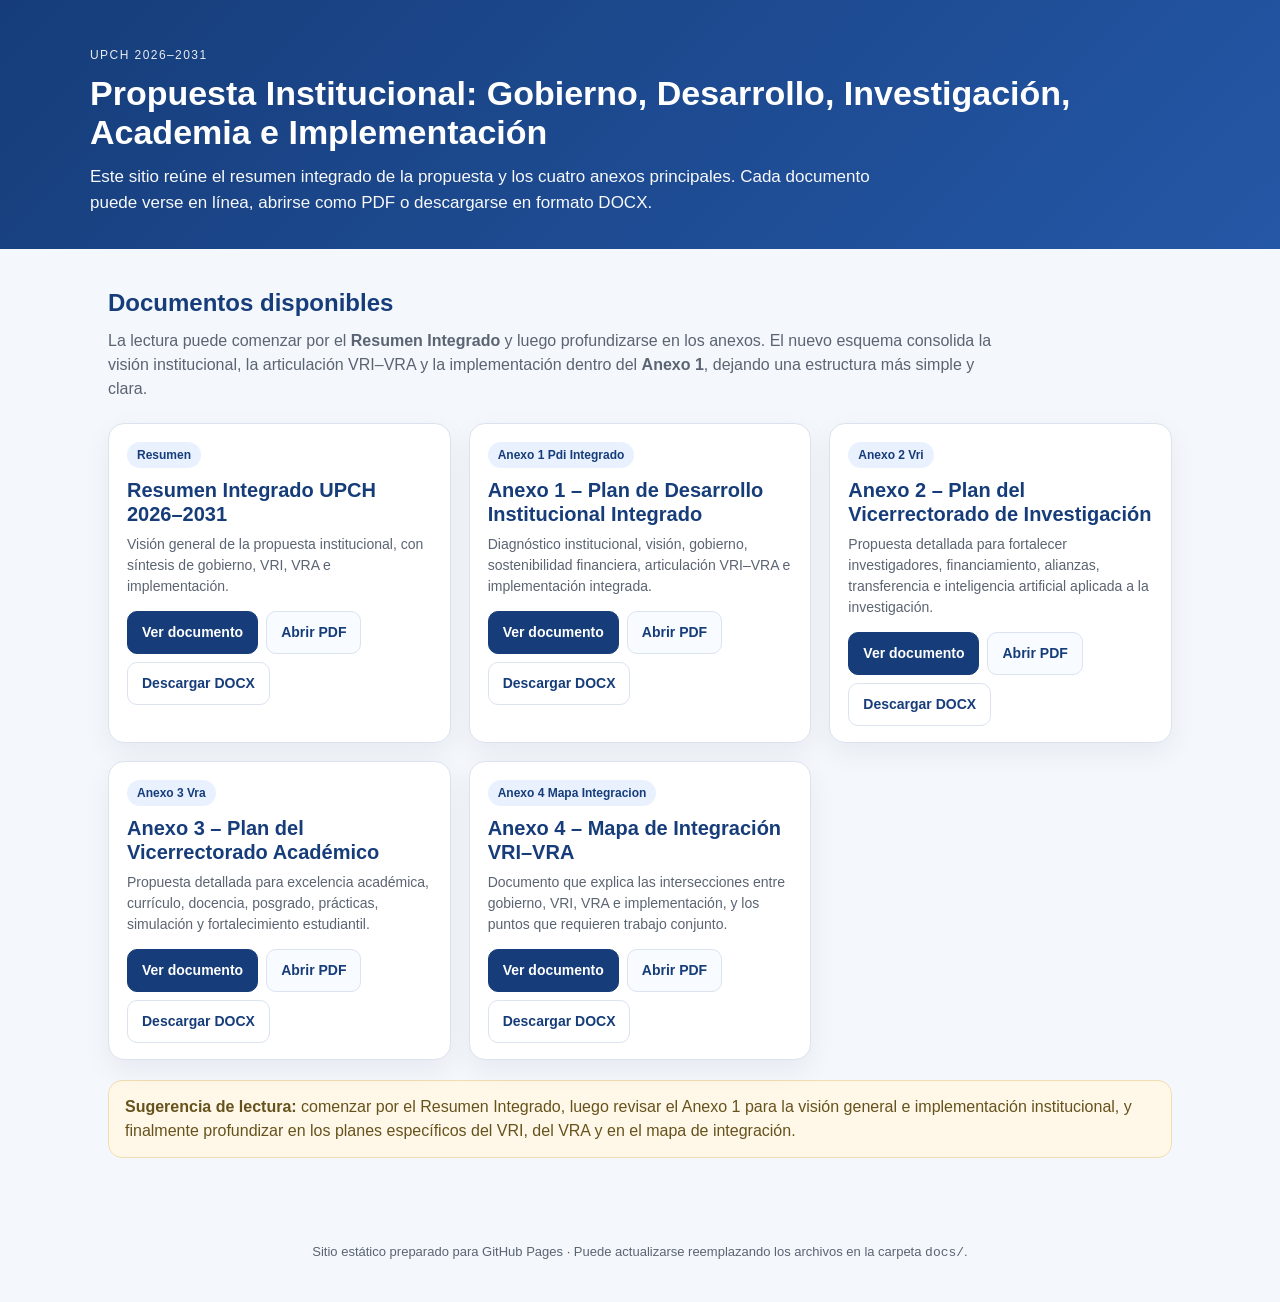
<file: index.html>
<!DOCTYPE html>
<html lang="es">
<head>
  <meta charset="UTF-8">
  <meta name="viewport" content="width=device-width, initial-scale=1.0">
  <title>UPCH – Propuesta Institucional 2026–2031</title>
  <link rel="stylesheet" href="/styles.css">
</head>
<body>
  <header class="hero">
    <div class="hero-wrap">
      <div class="kicker">UPCH 2026–2031</div>
      <h1>Propuesta Institucional: Gobierno, Desarrollo, Investigación, Academia e Implementación</h1>
      <p>Este sitio reúne el resumen integrado de la propuesta y los cuatro anexos principales. Cada documento puede verse en línea, abrirse como PDF o descargarse en formato DOCX.</p>
    </div>
  </header>
  <main>
    <h2 class="section-title">Documentos disponibles</h2>
    <p class="section-intro">La lectura puede comenzar por el <strong>Resumen Integrado</strong> y luego profundizarse en los anexos. El nuevo esquema consolida la visión institucional, la articulación VRI–VRA y la implementación dentro del <strong>Anexo 1</strong>, dejando una estructura más simple y clara.</p>
    <div class="grid">
      <article class="card">
  <div class="badge">Resumen</div>
  <h3>Resumen Integrado UPCH 2026–2031</h3>
  <p>Visión general de la propuesta institucional, con síntesis de gobierno, VRI, VRA e implementación.</p>
  <div class="actions">
    <a class="btn primary" href="anexos/resumen-integrado.html">Ver documento</a>
    <a class="btn secondary" href="docs/resumen-integrado.pdf" target="_blank">Abrir PDF</a>
    <a class="btn" href="docs/resumen-integrado.docx" download>Descargar DOCX</a>
  </div>
</article><article class="card">
  <div class="badge">Anexo 1 Pdi Integrado</div>
  <h3>Anexo 1 – Plan de Desarrollo Institucional Integrado</h3>
  <p>Diagnóstico institucional, visión, gobierno, sostenibilidad financiera, articulación VRI–VRA e implementación integrada.</p>
  <div class="actions">
    <a class="btn primary" href="anexos/anexo-1-pdi-integrado.html">Ver documento</a>
    <a class="btn secondary" href="docs/anexo-1-pdi-integrado.pdf" target="_blank">Abrir PDF</a>
    <a class="btn" href="docs/anexo-1-pdi-integrado.docx" download>Descargar DOCX</a>
  </div>
</article><article class="card">
  <div class="badge">Anexo 2 Vri</div>
  <h3>Anexo 2 – Plan del Vicerrectorado de Investigación</h3>
  <p>Propuesta detallada para fortalecer investigadores, financiamiento, alianzas, transferencia e inteligencia artificial aplicada a la investigación.</p>
  <div class="actions">
    <a class="btn primary" href="anexos/anexo-2-vri.html">Ver documento</a>
    <a class="btn secondary" href="docs/anexo-2-vri.pdf" target="_blank">Abrir PDF</a>
    <a class="btn" href="docs/anexo-2-vri.docx" download>Descargar DOCX</a>
  </div>
</article><article class="card">
  <div class="badge">Anexo 3 Vra</div>
  <h3>Anexo 3 – Plan del Vicerrectorado Académico</h3>
  <p>Propuesta detallada para excelencia académica, currículo, docencia, posgrado, prácticas, simulación y fortalecimiento estudiantil.</p>
  <div class="actions">
    <a class="btn primary" href="anexos/anexo-3-vra.html">Ver documento</a>
    <a class="btn secondary" href="docs/anexo-3-vra.pdf" target="_blank">Abrir PDF</a>
    <a class="btn" href="docs/anexo-3-vra.docx" download>Descargar DOCX</a>
  </div>
</article><article class="card">
  <div class="badge">Anexo 4 Mapa Integracion</div>
  <h3>Anexo 4 – Mapa de Integración VRI–VRA</h3>
  <p>Documento que explica las intersecciones entre gobierno, VRI, VRA e implementación, y los puntos que requieren trabajo conjunto.</p>
  <div class="actions">
    <a class="btn primary" href="anexos/anexo-4-mapa-integracion.html">Ver documento</a>
    <a class="btn secondary" href="docs/anexo-4-mapa-integracion.pdf" target="_blank">Abrir PDF</a>
    <a class="btn" href="docs/anexo-4-mapa-integracion.docx" download>Descargar DOCX</a>
  </div>
</article>
    </div>
    <div class="note">
      <strong>Sugerencia de lectura:</strong> comenzar por el Resumen Integrado, luego revisar el Anexo 1 para la visión general e implementación institucional, y finalmente profundizar en los planes específicos del VRI, del VRA y en el mapa de integración.
    </div>
  </main>
  <footer>
    Sitio estático preparado para GitHub Pages · Puede actualizarse reemplazando los archivos en la carpeta <code>docs/</code>.
  </footer>
</body>
</html>
</file>
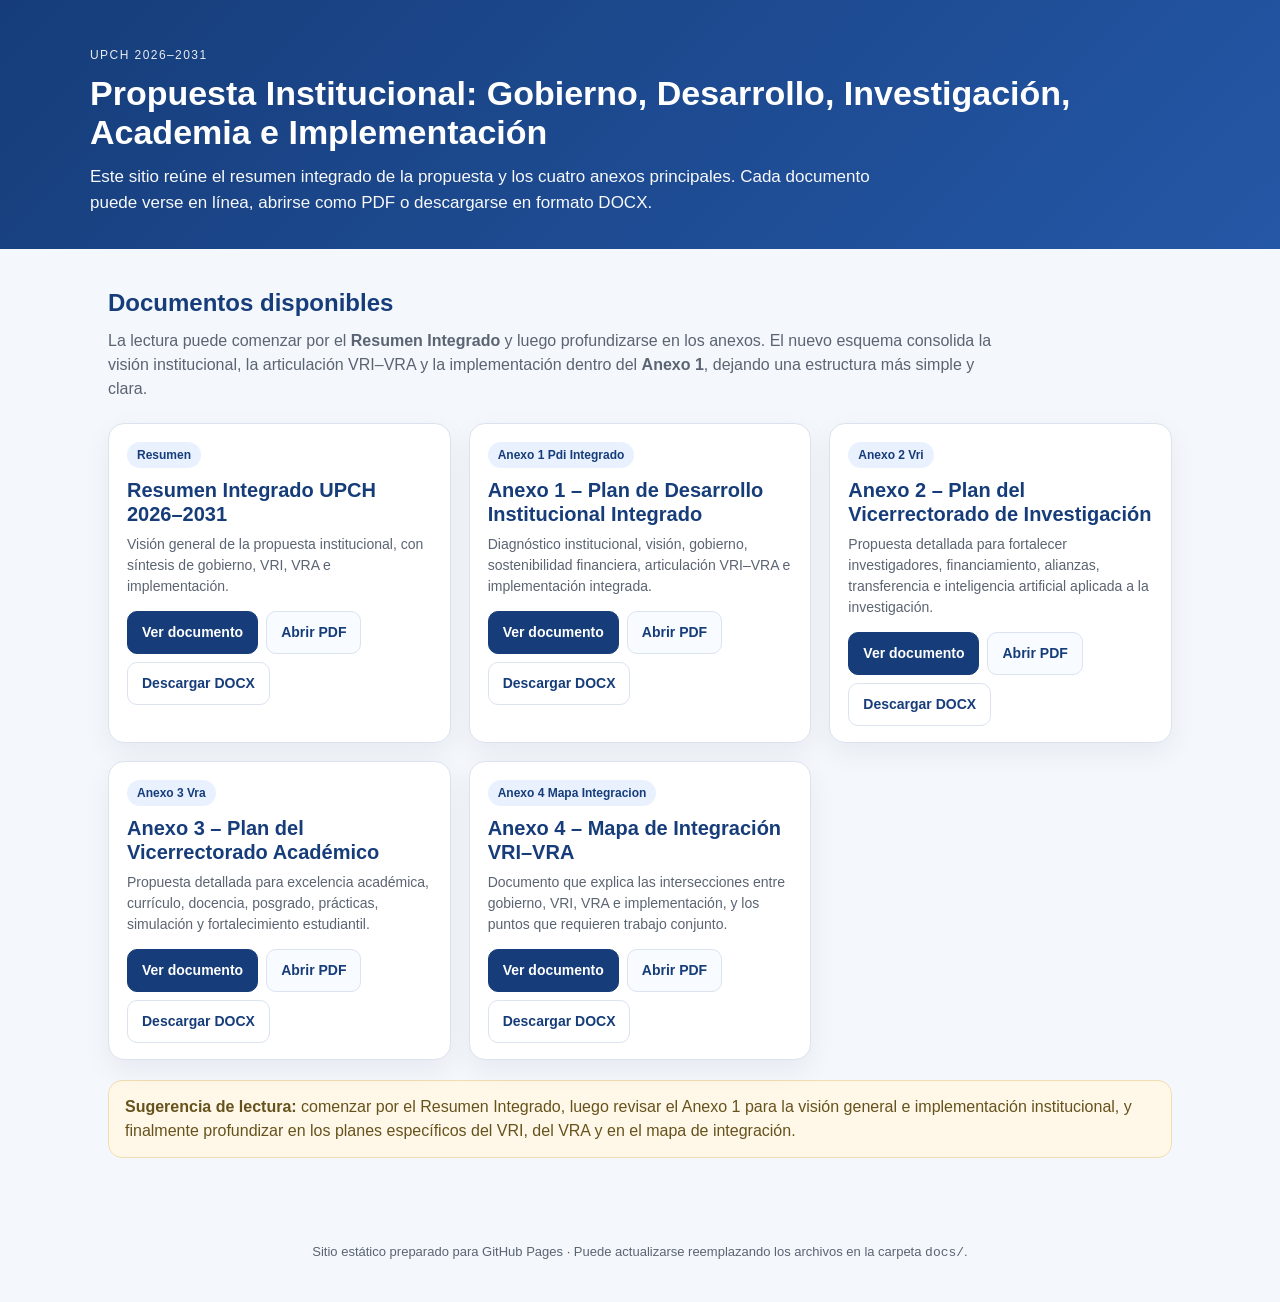
<file: upch_web_github_pages_v4_4anexos/index.html>
<!DOCTYPE html>
<html lang="es">
<head>
  <meta charset="UTF-8">
  <meta name="viewport" content="width=device-width, initial-scale=1.0">
  <title>UPCH – Propuesta Institucional 2026–2031</title>
  <link rel="stylesheet" href="styles.css">
</head>
<body>
  <header class="hero">
    <div class="hero-wrap">
      <div class="kicker">UPCH 2026–2031</div>
      <h1>Propuesta Institucional: Gobierno, Desarrollo, Investigación, Academia e Implementación</h1>
      <p>Este sitio reúne el resumen integrado de la propuesta y los cuatro anexos principales. Cada documento puede verse en línea, abrirse como PDF o descargarse en formato DOCX.</p>
    </div>
  </header>
  <main>
    <h2 class="section-title">Documentos disponibles</h2>
    <p class="section-intro">La lectura puede comenzar por el <strong>Resumen Integrado</strong> y luego profundizarse en los anexos. El nuevo esquema consolida la visión institucional, la articulación VRI–VRA y la implementación dentro del <strong>Anexo 1</strong>, dejando una estructura más simple y clara.</p>
    <div class="grid">
      <article class="card">
  <div class="badge">Resumen</div>
  <h3>Resumen Integrado UPCH 2026–2031</h3>
  <p>Visión general de la propuesta institucional, con síntesis de gobierno, VRI, VRA e implementación.</p>
  <div class="actions">
    <a class="btn primary" href="anexos/resumen-integrado.html">Ver documento</a>
    <a class="btn secondary" href="docs/resumen-integrado.pdf" target="_blank">Abrir PDF</a>
    <a class="btn" href="docs/resumen-integrado.docx" download>Descargar DOCX</a>
  </div>
</article><article class="card">
  <div class="badge">Anexo 1 Pdi Integrado</div>
  <h3>Anexo 1 – Plan de Desarrollo Institucional Integrado</h3>
  <p>Diagnóstico institucional, visión, gobierno, sostenibilidad financiera, articulación VRI–VRA e implementación integrada.</p>
  <div class="actions">
    <a class="btn primary" href="anexos/anexo-1-pdi-integrado.html">Ver documento</a>
    <a class="btn secondary" href="docs/anexo-1-pdi-integrado.pdf" target="_blank">Abrir PDF</a>
    <a class="btn" href="docs/anexo-1-pdi-integrado.docx" download>Descargar DOCX</a>
  </div>
</article><article class="card">
  <div class="badge">Anexo 2 Vri</div>
  <h3>Anexo 2 – Plan del Vicerrectorado de Investigación</h3>
  <p>Propuesta detallada para fortalecer investigadores, financiamiento, alianzas, transferencia e inteligencia artificial aplicada a la investigación.</p>
  <div class="actions">
    <a class="btn primary" href="anexos/anexo-2-vri.html">Ver documento</a>
    <a class="btn secondary" href="docs/anexo-2-vri.pdf" target="_blank">Abrir PDF</a>
    <a class="btn" href="docs/anexo-2-vri.docx" download>Descargar DOCX</a>
  </div>
</article><article class="card">
  <div class="badge">Anexo 3 Vra</div>
  <h3>Anexo 3 – Plan del Vicerrectorado Académico</h3>
  <p>Propuesta detallada para excelencia académica, currículo, docencia, posgrado, prácticas, simulación y fortalecimiento estudiantil.</p>
  <div class="actions">
    <a class="btn primary" href="anexos/anexo-3-vra.html">Ver documento</a>
    <a class="btn secondary" href="docs/anexo-3-vra.pdf" target="_blank">Abrir PDF</a>
    <a class="btn" href="docs/anexo-3-vra.docx" download>Descargar DOCX</a>
  </div>
</article><article class="card">
  <div class="badge">Anexo 4 Mapa Integracion</div>
  <h3>Anexo 4 – Mapa de Integración VRI–VRA</h3>
  <p>Documento que explica las intersecciones entre gobierno, VRI, VRA e implementación, y los puntos que requieren trabajo conjunto.</p>
  <div class="actions">
    <a class="btn primary" href="anexos/anexo-4-mapa-integracion.html">Ver documento</a>
    <a class="btn secondary" href="docs/anexo-4-mapa-integracion.pdf" target="_blank">Abrir PDF</a>
    <a class="btn" href="docs/anexo-4-mapa-integracion.docx" download>Descargar DOCX</a>
  </div>
</article>
    </div>
    <div class="note">
      <strong>Sugerencia de lectura:</strong> comenzar por el Resumen Integrado, luego revisar el Anexo 1 para la visión general e implementación institucional, y finalmente profundizar en los planes específicos del VRI, del VRA y en el mapa de integración.
    </div>
  </main>
  <footer>
    Sitio estático preparado para GitHub Pages · Puede actualizarse reemplazando los archivos en la carpeta <code>docs/</code>.
  </footer>
</body>
</html>
</file>
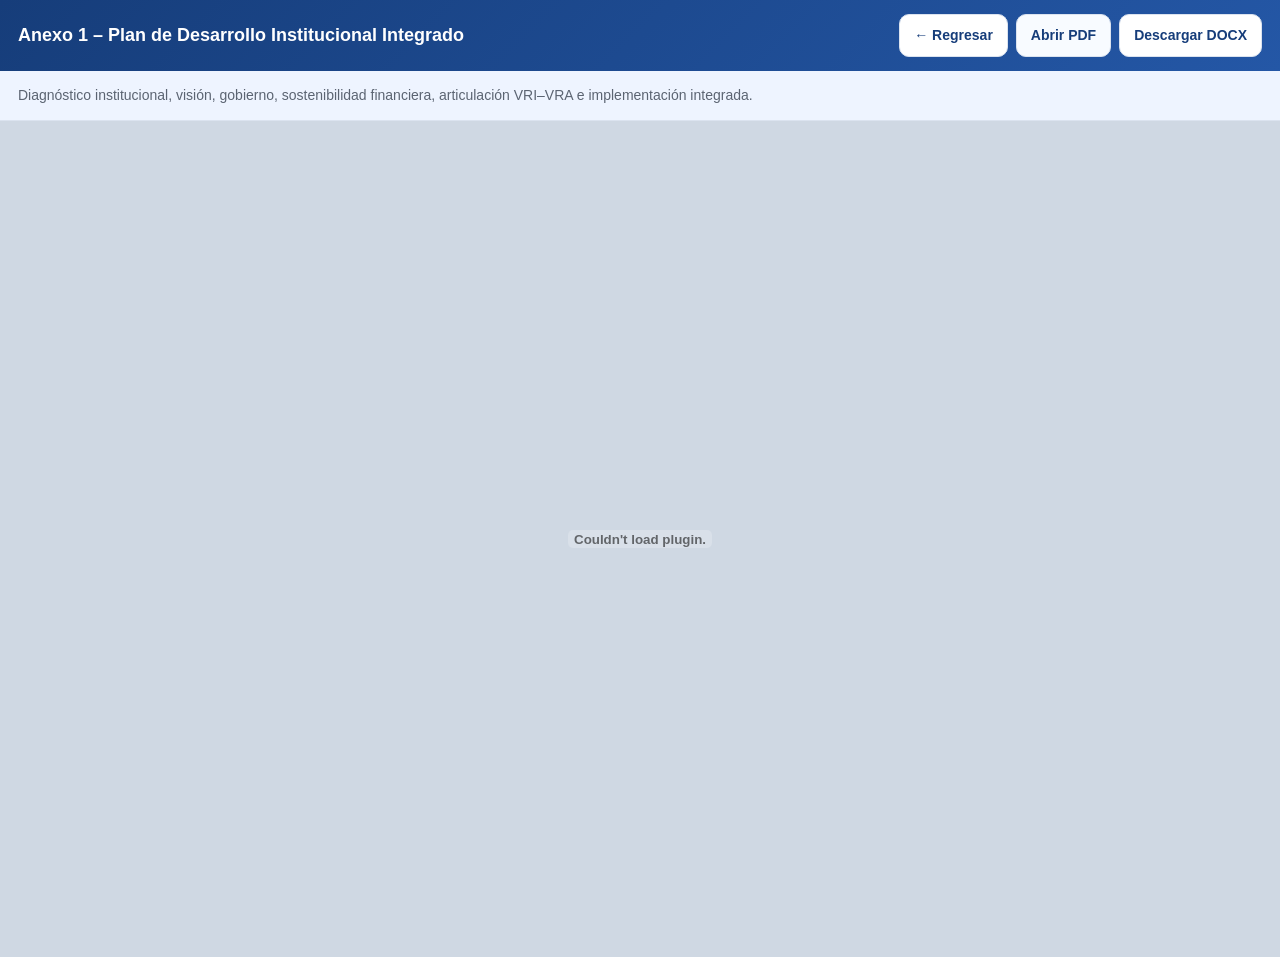
<file: upch_web_github_pages_v4_4anexos/anexos/anexo-1-pdi-integrado.html>
<!DOCTYPE html>
<html lang="es">
<head>
  <meta charset="UTF-8">
  <meta name="viewport" content="width=device-width, initial-scale=1.0">
  <title>Anexo 1 – Plan de Desarrollo Institucional Integrado</title>
  <link rel="stylesheet" href="../styles.css">
</head>
<body>
  <div class="topbar">
    <h1>Anexo 1 – Plan de Desarrollo Institucional Integrado</h1>
    <div class="top-actions">
      <a class="btn" href="../index.html">&larr; Regresar</a>
      <a class="btn secondary" href="../docs/anexo-1-pdi-integrado.pdf" target="_blank">Abrir PDF</a>
      <a class="btn" href="../docs/anexo-1-pdi-integrado.docx" download>Descargar DOCX</a>
    </div>
  </div>
  <div class="subhead">Diagnóstico institucional, visión, gobierno, sostenibilidad financiera, articulación VRI–VRA e implementación integrada.</div>
  <div class="viewer-wrap">
    <embed class="viewer" src="../docs/anexo-1-pdi-integrado.pdf" type="application/pdf">
  </div>
</body>
</html>
</file>
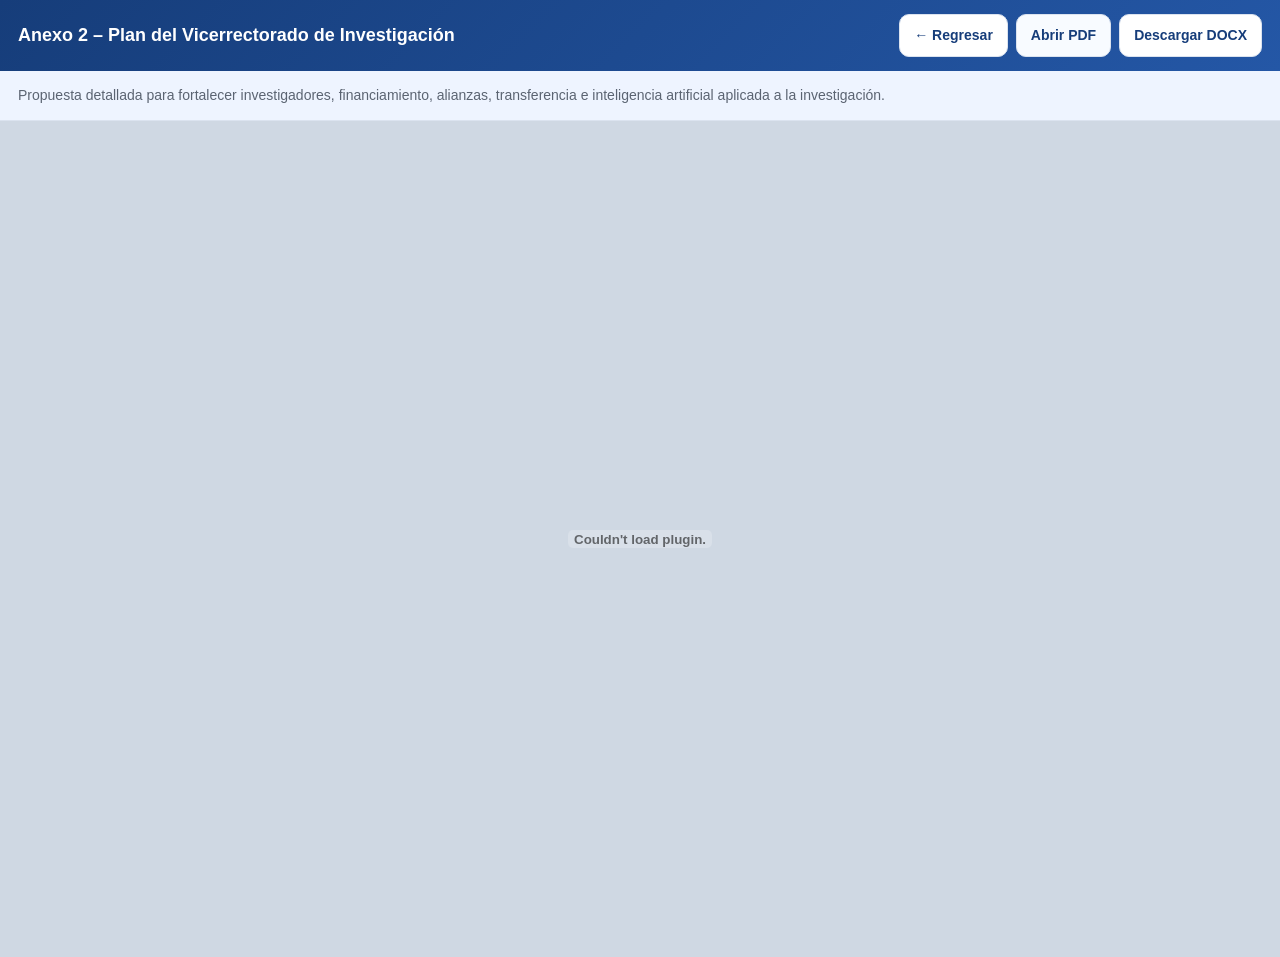
<file: upch_web_github_pages_v4_4anexos/anexos/anexo-2-vri.html>
<!DOCTYPE html>
<html lang="es">
<head>
  <meta charset="UTF-8">
  <meta name="viewport" content="width=device-width, initial-scale=1.0">
  <title>Anexo 2 – Plan del Vicerrectorado de Investigación</title>
  <link rel="stylesheet" href="../styles.css">
</head>
<body>
  <div class="topbar">
    <h1>Anexo 2 – Plan del Vicerrectorado de Investigación</h1>
    <div class="top-actions">
      <a class="btn" href="../index.html">&larr; Regresar</a>
      <a class="btn secondary" href="../docs/anexo-2-vri.pdf" target="_blank">Abrir PDF</a>
      <a class="btn" href="../docs/anexo-2-vri.docx" download>Descargar DOCX</a>
    </div>
  </div>
  <div class="subhead">Propuesta detallada para fortalecer investigadores, financiamiento, alianzas, transferencia e inteligencia artificial aplicada a la investigación.</div>
  <div class="viewer-wrap">
    <embed class="viewer" src="../docs/anexo-2-vri.pdf" type="application/pdf">
  </div>
</body>
</html>
</file>
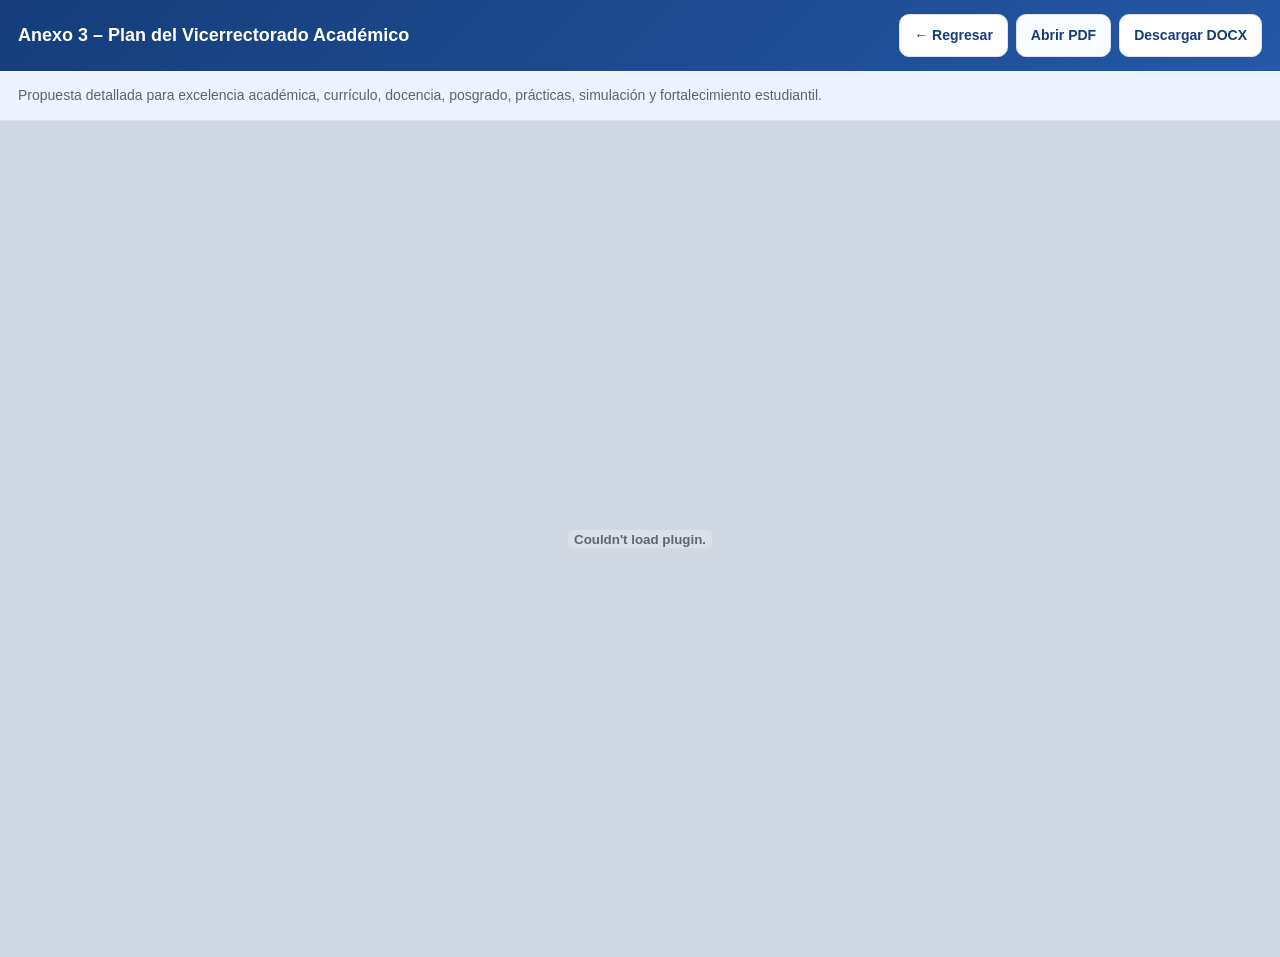
<file: upch_web_github_pages_v4_4anexos/anexos/anexo-3-vra.html>
<!DOCTYPE html>
<html lang="es">
<head>
  <meta charset="UTF-8">
  <meta name="viewport" content="width=device-width, initial-scale=1.0">
  <title>Anexo 3 – Plan del Vicerrectorado Académico</title>
  <link rel="stylesheet" href="../styles.css">
</head>
<body>
  <div class="topbar">
    <h1>Anexo 3 – Plan del Vicerrectorado Académico</h1>
    <div class="top-actions">
      <a class="btn" href="../index.html">&larr; Regresar</a>
      <a class="btn secondary" href="../docs/anexo-3-vra.pdf" target="_blank">Abrir PDF</a>
      <a class="btn" href="../docs/anexo-3-vra.docx" download>Descargar DOCX</a>
    </div>
  </div>
  <div class="subhead">Propuesta detallada para excelencia académica, currículo, docencia, posgrado, prácticas, simulación y fortalecimiento estudiantil.</div>
  <div class="viewer-wrap">
    <embed class="viewer" src="../docs/anexo-3-vra.pdf" type="application/pdf">
  </div>
</body>
</html>
</file>
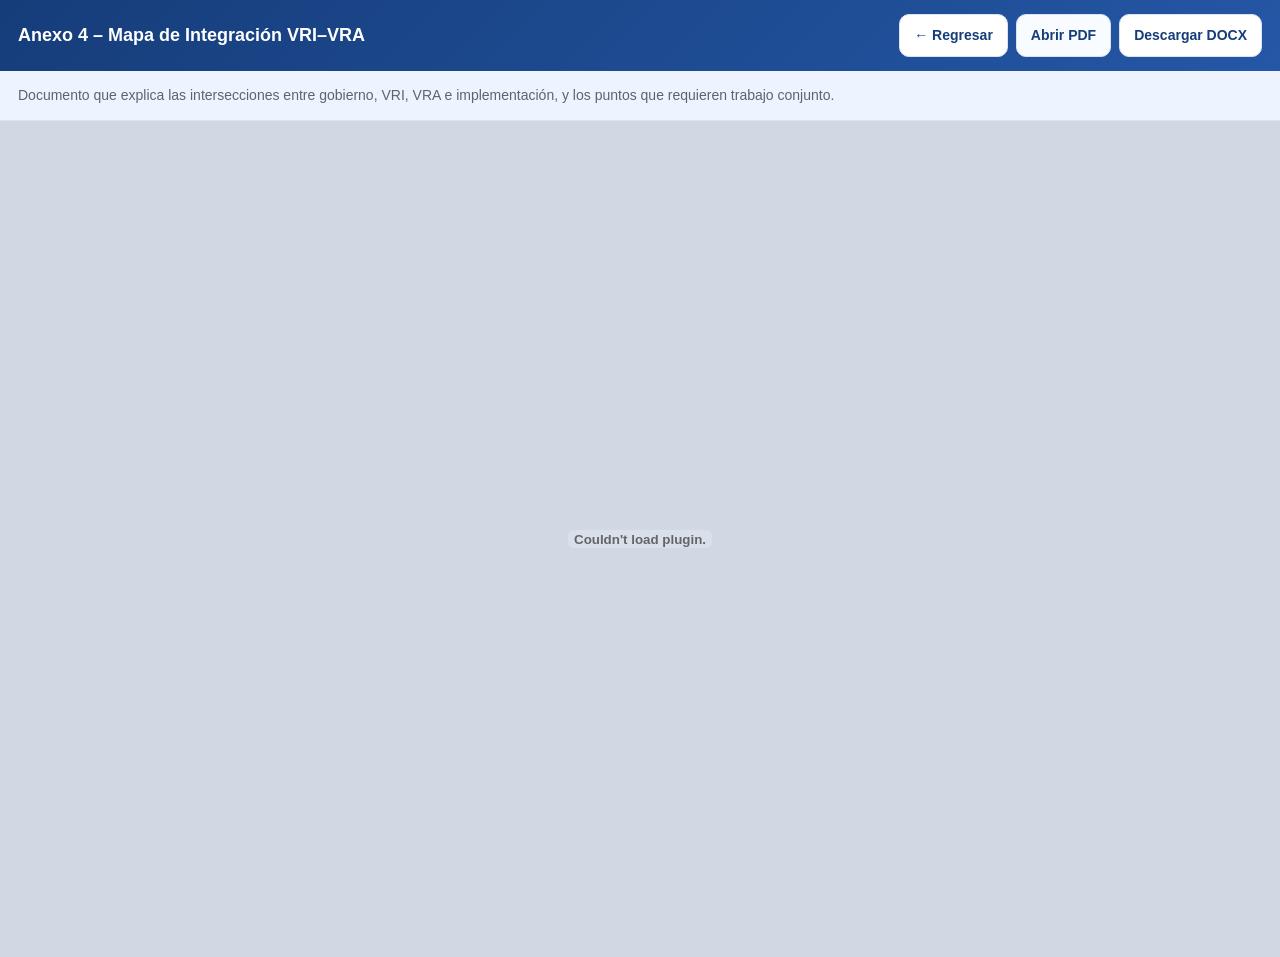
<file: upch_web_github_pages_v4_4anexos/anexos/anexo-4-mapa-integracion.html>
<!DOCTYPE html>
<html lang="es">
<head>
  <meta charset="UTF-8">
  <meta name="viewport" content="width=device-width, initial-scale=1.0">
  <title>Anexo 4 – Mapa de Integración VRI–VRA</title>
  <link rel="stylesheet" href="../styles.css">
</head>
<body>
  <div class="topbar">
    <h1>Anexo 4 – Mapa de Integración VRI–VRA</h1>
    <div class="top-actions">
      <a class="btn" href="../index.html">&larr; Regresar</a>
      <a class="btn secondary" href="../docs/anexo-4-mapa-integracion.pdf" target="_blank">Abrir PDF</a>
      <a class="btn" href="../docs/anexo-4-mapa-integracion.docx" download>Descargar DOCX</a>
    </div>
  </div>
  <div class="subhead">Documento que explica las intersecciones entre gobierno, VRI, VRA e implementación, y los puntos que requieren trabajo conjunto.</div>
  <div class="viewer-wrap">
    <embed class="viewer" src="../docs/anexo-4-mapa-integracion.pdf" type="application/pdf">
  </div>
</body>
</html>
</file>
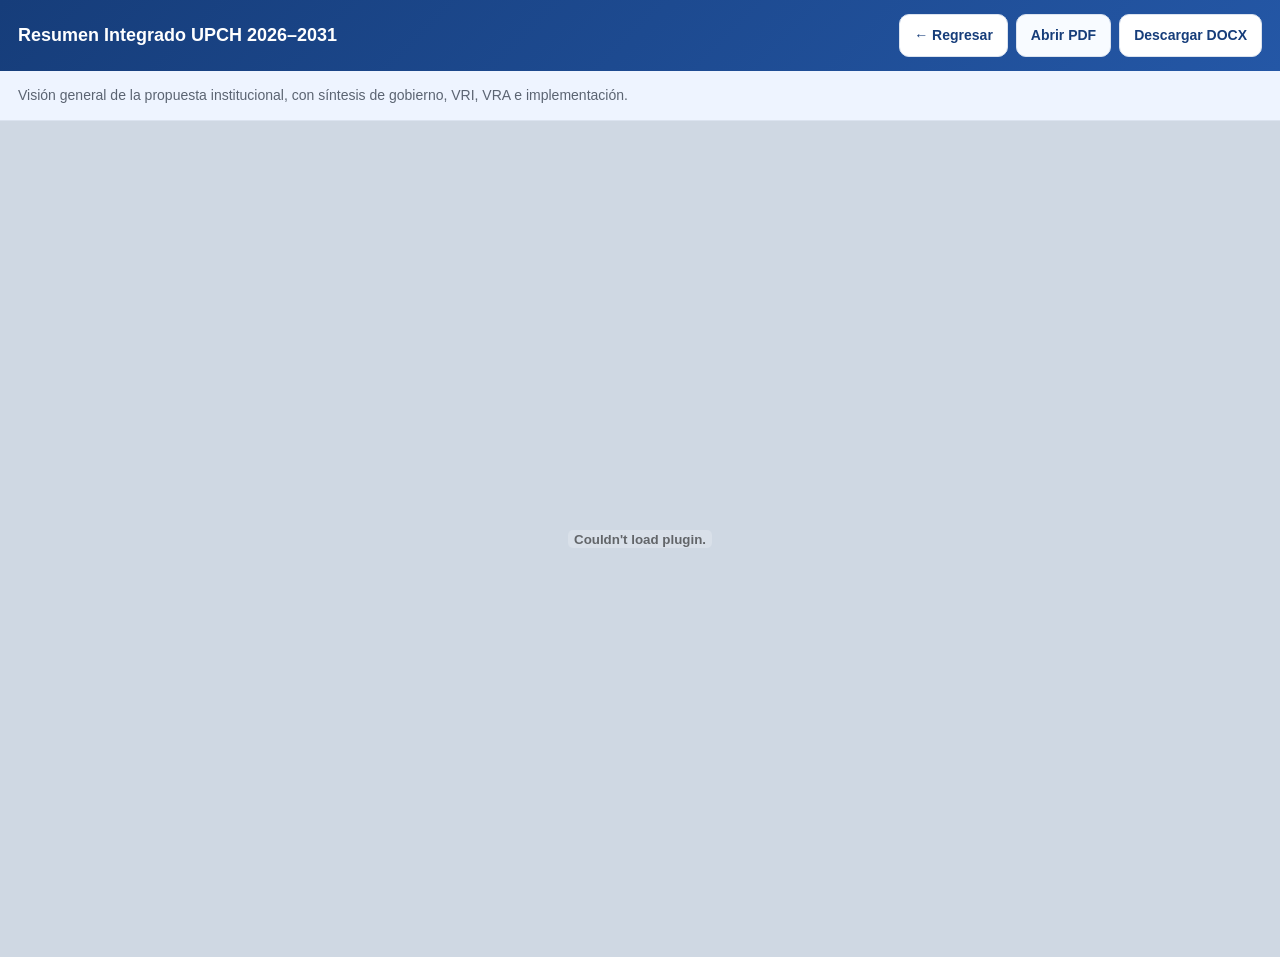
<file: upch_web_github_pages_v4_4anexos/anexos/resumen-integrado.html>
<!DOCTYPE html>
<html lang="es">
<head>
  <meta charset="UTF-8">
  <meta name="viewport" content="width=device-width, initial-scale=1.0">
  <title>Resumen Integrado UPCH 2026–2031</title>
  <link rel="stylesheet" href="../styles.css">
</head>
<body>
  <div class="topbar">
    <h1>Resumen Integrado UPCH 2026–2031</h1>
    <div class="top-actions">
      <a class="btn" href="../index.html">&larr; Regresar</a>
      <a class="btn secondary" href="../docs/resumen-integrado.pdf" target="_blank">Abrir PDF</a>
      <a class="btn" href="../docs/resumen-integrado.docx" download>Descargar DOCX</a>
    </div>
  </div>
  <div class="subhead">Visión general de la propuesta institucional, con síntesis de gobierno, VRI, VRA e implementación.</div>
  <div class="viewer-wrap">
    <embed class="viewer" src="../docs/resumen-integrado.pdf" type="application/pdf">
  </div>
</body>
</html>
</file>
<file: styles.css>
:root{
  --blue:#163d7a;
  --blue2:#2457a6;
  --teal:#0f766e;
  --gold:#d4a73a;
  --bg:#f4f7fb;
  --card:#ffffff;
  --text:#1f2937;
  --muted:#5b6472;
  --line:#dbe3ef;
}
*{box-sizing:border-box}
body{margin:0;font-family:-apple-system,BlinkMacSystemFont,"Segoe UI",Roboto,Arial,sans-serif;background:var(--bg);color:var(--text);line-height:1.5}
header.hero{background:linear-gradient(135deg,var(--blue),var(--blue2));color:#fff;padding:46px 22px 34px}
.hero-wrap{max-width:1100px;margin:0 auto}
.kicker{font-size:12px;letter-spacing:.12em;text-transform:uppercase;opacity:.9;margin-bottom:10px}
.hero h1{font-size:34px;line-height:1.15;margin:0 0 12px}
.hero p{max-width:820px;margin:0;font-size:17px;opacity:.97}
main{max-width:1100px;margin:0 auto;padding:26px 18px 40px}
.section-title{font-size:24px;color:var(--blue);margin:10px 0 8px}
.section-intro{color:var(--muted);margin:0 0 22px;max-width:900px}
.grid{display:grid;grid-template-columns:repeat(auto-fit,minmax(280px,1fr));gap:18px}
.card{background:var(--card);border:1px solid var(--line);border-radius:16px;padding:18px 18px 16px;box-shadow:0 10px 28px rgba(10,25,60,.06)}
.card h3{margin:0 0 8px;color:var(--blue);font-size:20px;line-height:1.2}
.card p{margin:0 0 14px;color:var(--muted);font-size:14px}
.badge{display:inline-block;background:#e9f1ff;color:var(--blue);font-weight:700;font-size:12px;padding:4px 10px;border-radius:999px;margin-bottom:10px}
.actions{display:flex;flex-wrap:wrap;gap:8px;margin-top:10px}
.btn{display:inline-block;text-decoration:none;border-radius:10px;padding:10px 14px;font-weight:700;font-size:14px;border:1px solid var(--line);background:#fff;color:var(--blue)}
.btn.primary{background:var(--blue);color:#fff;border-color:var(--blue)}
.btn.secondary{background:#f8fbff}
.note{background:#fff8e8;border:1px solid #f0deb2;color:#66521c;padding:14px 16px;border-radius:14px;margin:20px 0}
footer{padding:24px 18px 40px;color:var(--muted);font-size:13px;text-align:center}
.topbar{display:flex;justify-content:space-between;align-items:center;gap:12px;padding:14px 18px;background:linear-gradient(135deg,var(--blue),var(--blue2));color:#fff}
.topbar h1{margin:0;font-size:18px;line-height:1.3}
.top-actions{display:flex;gap:8px;flex-wrap:wrap}
.viewer-wrap{padding:0;margin:0}
.viewer{display:block;width:100%;height:calc(100vh - 64px);border:none;background:#cfd8e3}
.subhead{padding:14px 18px;background:#eef4ff;border-bottom:1px solid var(--line);color:var(--muted);font-size:14px}
.small{font-size:12px}
</file>
<file: upch_web_github_pages_v4_4anexos/styles.css>
:root{
  --blue:#163d7a;
  --blue2:#2457a6;
  --teal:#0f766e;
  --gold:#d4a73a;
  --bg:#f4f7fb;
  --card:#ffffff;
  --text:#1f2937;
  --muted:#5b6472;
  --line:#dbe3ef;
}
*{box-sizing:border-box}
body{margin:0;font-family:-apple-system,BlinkMacSystemFont,"Segoe UI",Roboto,Arial,sans-serif;background:var(--bg);color:var(--text);line-height:1.5}
header.hero{background:linear-gradient(135deg,var(--blue),var(--blue2));color:#fff;padding:46px 22px 34px}
.hero-wrap{max-width:1100px;margin:0 auto}
.kicker{font-size:12px;letter-spacing:.12em;text-transform:uppercase;opacity:.9;margin-bottom:10px}
.hero h1{font-size:34px;line-height:1.15;margin:0 0 12px}
.hero p{max-width:820px;margin:0;font-size:17px;opacity:.97}
main{max-width:1100px;margin:0 auto;padding:26px 18px 40px}
.section-title{font-size:24px;color:var(--blue);margin:10px 0 8px}
.section-intro{color:var(--muted);margin:0 0 22px;max-width:900px}
.grid{display:grid;grid-template-columns:repeat(auto-fit,minmax(280px,1fr));gap:18px}
.card{background:var(--card);border:1px solid var(--line);border-radius:16px;padding:18px 18px 16px;box-shadow:0 10px 28px rgba(10,25,60,.06)}
.card h3{margin:0 0 8px;color:var(--blue);font-size:20px;line-height:1.2}
.card p{margin:0 0 14px;color:var(--muted);font-size:14px}
.badge{display:inline-block;background:#e9f1ff;color:var(--blue);font-weight:700;font-size:12px;padding:4px 10px;border-radius:999px;margin-bottom:10px}
.actions{display:flex;flex-wrap:wrap;gap:8px;margin-top:10px}
.btn{display:inline-block;text-decoration:none;border-radius:10px;padding:10px 14px;font-weight:700;font-size:14px;border:1px solid var(--line);background:#fff;color:var(--blue)}
.btn.primary{background:var(--blue);color:#fff;border-color:var(--blue)}
.btn.secondary{background:#f8fbff}
.note{background:#fff8e8;border:1px solid #f0deb2;color:#66521c;padding:14px 16px;border-radius:14px;margin:20px 0}
footer{padding:24px 18px 40px;color:var(--muted);font-size:13px;text-align:center}
.topbar{display:flex;justify-content:space-between;align-items:center;gap:12px;padding:14px 18px;background:linear-gradient(135deg,var(--blue),var(--blue2));color:#fff}
.topbar h1{margin:0;font-size:18px;line-height:1.3}
.top-actions{display:flex;gap:8px;flex-wrap:wrap}
.viewer-wrap{padding:0;margin:0}
.viewer{display:block;width:100%;height:calc(100vh - 64px);border:none;background:#cfd8e3}
.subhead{padding:14px 18px;background:#eef4ff;border-bottom:1px solid var(--line);color:var(--muted);font-size:14px}
.small{font-size:12px}
</file>
